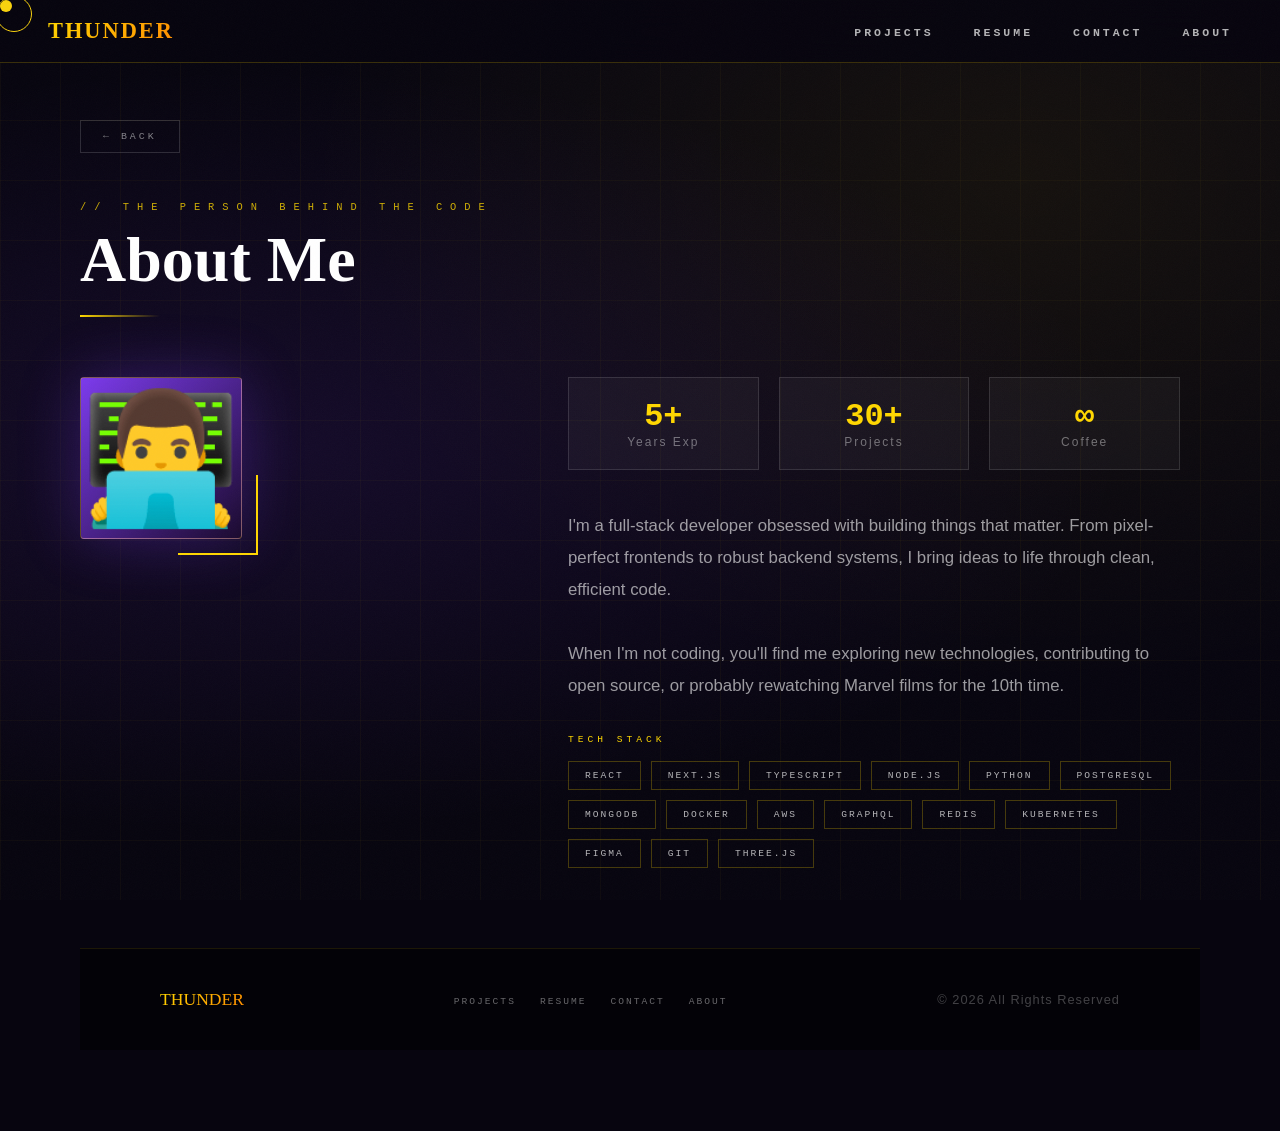
<file: about.html>
<!doctype html>
<html lang="en">
  <head>
    <meta charset="UTF-8" />
    <meta name="viewport" content="width=device-width, initial-scale=1.0" />
    <meta
      http-equiv="Content-Security-Policy"
      content="default-src 'self'; script-src 'self'; style-src 'self' https://fonts.googleapis.com; font-src 'self' https://fonts.gstatic.com; img-src 'self' data: https:; media-src 'self'; connect-src 'self'; form-action 'self' https://formsubmit.co; object-src 'none'; base-uri 'self'; frame-ancestors 'none'; upgrade-insecure-requests"
    />
    <meta
      name="description"
      content="Learn more about Amardeep Maurya, a full-stack developer focused on clean architecture, performance, and modern web experiences."
    />
    <title>About | Amardeep Maurya</title>
    <link
      href="https://fonts.googleapis.com/css2?family=Cinzel+Decorative:wght@400;700;900&family=Rajdhani:wght@300;400;500;600;700&family=Orbitron:wght@400;700;900&display=swap"
      rel="stylesheet"
    />
    <link rel="stylesheet" href="style.css" />
  </head>

  <body>
    <div class="cursor" id="cursor"></div>
    <div class="cursor-ring" id="cursorRing"></div>

    <nav id="navbar" class="scrolled">
      <a href="index.html" class="nav-logo no-underline">THUNDER</a>
      <ul class="nav-links visible" id="navLinks">
        <li><a href="projects.html">Projects</a></li>
        <li><a href="resume.html">Resume</a></li>
        <li><a href="contact.html">Contact</a></li>
        <li><a href="about.html" class="nav-link-active">About</a></li>
      </ul>
    </nav>

    <section id="section-about" class="page-section active page-section-offset">
      <div class="section-bg"></div>
      <a href="index.html" class="back-btn no-underline">← Back</a>
      <div class="section-header">
        <div class="section-eyebrow">// the person behind the code</div>
        <h1 class="section-title">About Me</h1>
        <div class="section-line"></div>
      </div>
      <div class="about-layout">
        <div>
          <div class="about-avatar-wrap">
            <div class="about-avatar">👨‍💻</div>
            <div class="about-avatar-deco"></div>
          </div>
        </div>
        <div>
          <div class="about-stats">
            <div class="stat-box">
              <div class="stat-number">5+</div>
              <div class="stat-label">Years Exp</div>
            </div>
            <div class="stat-box">
              <div class="stat-number">30+</div>
              <div class="stat-label">Projects</div>
            </div>
            <div class="stat-box">
              <div class="stat-number">∞</div>
              <div class="stat-label">Coffee</div>
            </div>
          </div>
          <p class="about-bio">
            I'm a full-stack developer obsessed with building things that
            matter. From pixel-perfect frontends to robust backend systems, I
            bring ideas to life through clean, efficient code.<br /><br />
            When I'm not coding, you'll find me exploring new technologies,
            contributing to open source, or probably rewatching Marvel films for
            the 10th time.
          </p>
          <div class="tech-stack-label">Tech Stack</div>
          <div class="skills-grid">
            <span class="skill-pill">React</span>
            <span class="skill-pill">Next.js</span>
            <span class="skill-pill">TypeScript</span>
            <span class="skill-pill">Node.js</span>
            <span class="skill-pill">Python</span>
            <span class="skill-pill">PostgreSQL</span>
            <span class="skill-pill">MongoDB</span>
            <span class="skill-pill">Docker</span>
            <span class="skill-pill">AWS</span>
            <span class="skill-pill">GraphQL</span>
            <span class="skill-pill">Redis</span>
            <span class="skill-pill">Kubernetes</span>
            <span class="skill-pill">Figma</span>
            <span class="skill-pill">Git</span>
            <span class="skill-pill">Three.js</span>
          </div>
        </div>
      </div>
      <footer class="footer-spaced">
        <span class="footer-logo">THUNDER</span>
        <ul class="footer-links">
          <li><a href="projects.html">Projects</a></li>
          <li><a href="resume.html">Resume</a></li>
          <li><a href="contact.html">Contact</a></li>
          <li><a href="about.html">About</a></li>
        </ul>
        <span class="footer-copy">© 2026 All Rights Reserved</span>
      </footer>
    </section>

    <script src="script.js" defer></script>
  </body>
</html>
</file>
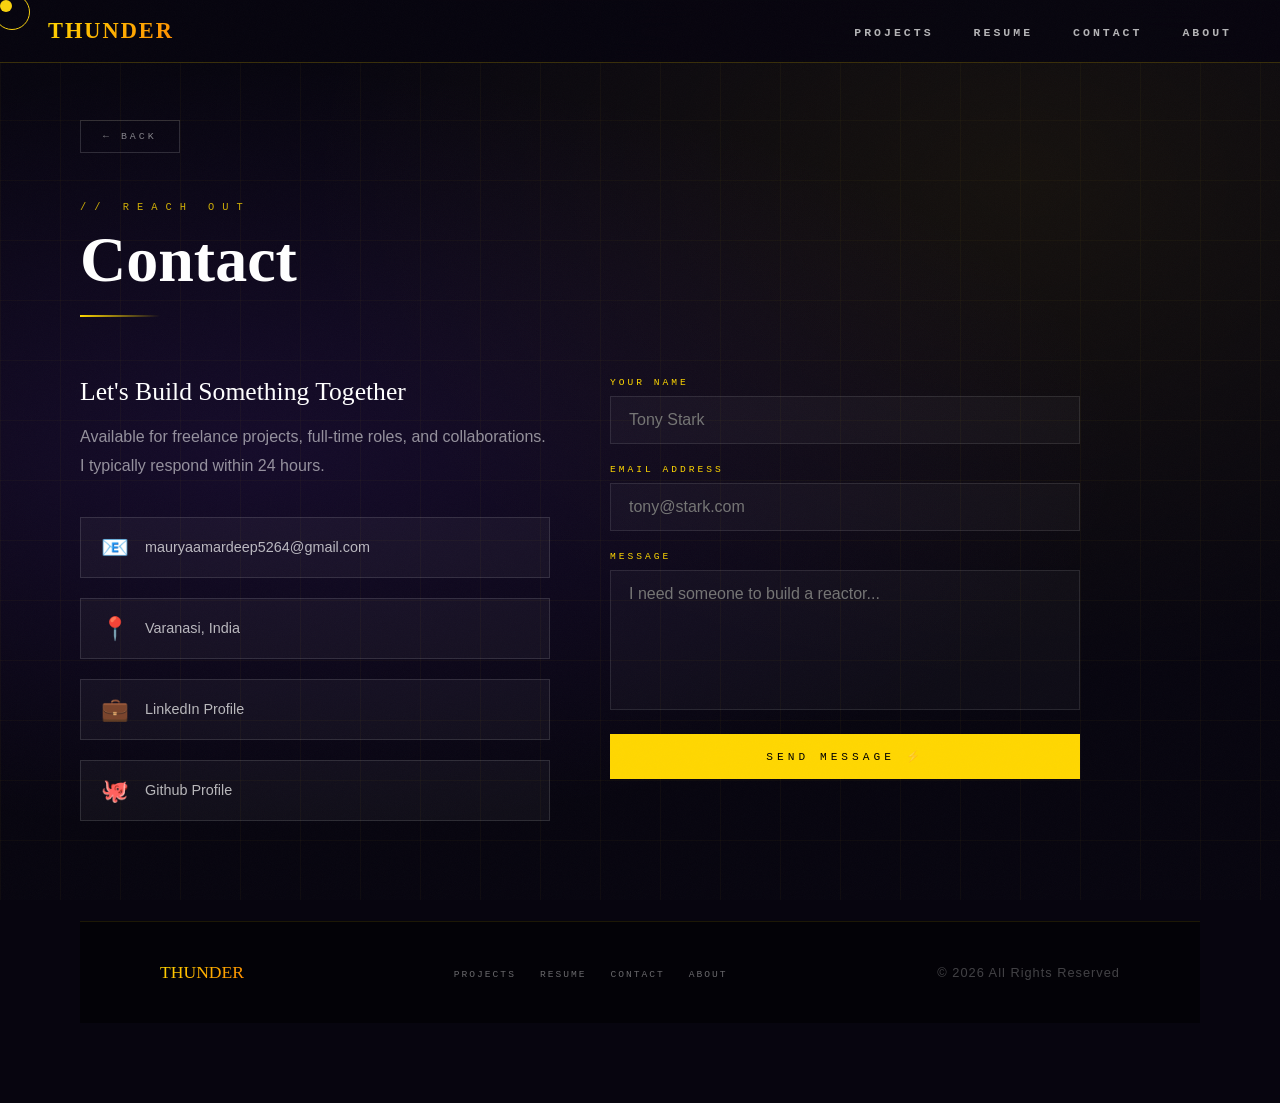
<file: contact.html>
<!doctype html>
<html lang="en">
  <head>
    <meta charset="UTF-8" />
    <meta name="viewport" content="width=device-width, initial-scale=1.0" />
    <meta
      http-equiv="Content-Security-Policy"
      content="default-src 'self'; script-src 'self'; style-src 'self' https://fonts.googleapis.com; font-src 'self' https://fonts.gstatic.com; img-src 'self' data: https:; media-src 'self'; connect-src 'self'; form-action 'self' https://formsubmit.co; object-src 'none'; base-uri 'self'; frame-ancestors 'none'; upgrade-insecure-requests"
    />
    <meta
      name="description"
      content="Contact Amardeep Maurya for freelance work, collaborations, and full-time opportunities in full-stack and AI development."
    />
    <title>Contact | Amardeep Maurya</title>
    <link
      href="https://fonts.googleapis.com/css2?family=Cinzel+Decorative:wght@400;700;900&family=Rajdhani:wght@300;400;500;600;700&family=Orbitron:wght@400;700;900&display=swap"
      rel="stylesheet"
    />
    <link rel="stylesheet" href="style.css" />
  </head>

  <body>
    <div class="cursor" id="cursor"></div>
    <div class="cursor-ring" id="cursorRing"></div>

    <nav id="navbar" class="scrolled">
      <a href="index.html" class="nav-logo no-underline">THUNDER</a>
      <ul class="nav-links visible" id="navLinks">
        <li><a href="projects.html">Projects</a></li>
        <li><a href="resume.html">Resume</a></li>
        <li><a href="contact.html" class="nav-link-active">Contact</a></li>
        <li><a href="about.html">About</a></li>
      </ul>
    </nav>

    <section
      id="section-contact"
      class="page-section active page-section-offset"
    >
      <div class="section-bg"></div>
      <a href="index.html" class="back-btn no-underline">← Back</a>
      <div class="section-header">
        <div class="section-eyebrow">// reach out</div>
        <h1 class="section-title">Contact</h1>
        <div class="section-line"></div>
      </div>
      <div class="contact-layout">
        <div>
          <div class="contact-info-title">Let's Build Something Together</div>
          <p class="contact-info-text">
            Available for freelance projects, full-time roles, and
            collaborations. I typically respond within 24 hours.
          </p>
          <div class="contact-item">
            <div class="contact-item-icon">📧</div>
            <div class="contact-item-text">mauryaamardeep5264@gmail.com</div>
          </div>
          <div class="contact-item">
            <div class="contact-item-icon">📍</div>
            <div class="contact-item-text">Varanasi, India</div>
          </div>
          <div class="contact-item">
            <div class="contact-item-icon">💼</div>
            <div class="contact-item-text">
              <a
                class="contact-link-muted"
                href="https://www.linkedin.com/in/amardeep-maurya/"
                target="_blank"
                rel="noopener noreferrer"
                >LinkedIn Profile</a
              >
            </div>
          </div>
          <div class="contact-item">
            <div class="contact-item-icon">🐙</div>
            <div class="contact-item-text">
              <a
                class="contact-link-muted"
                href="https://github.com/AAmardeep15"
                target="_blank"
                rel="noopener noreferrer"
                >Github Profile</a
              >
            </div>
          </div>
        </div>
        <div>
          <!-- Functional Formspree / FormSubmit integration -->
          <form
            action="https://formsubmit.co/mauryaamardeep5264@gmail.com"
            method="POST"
            autocomplete="on"
          >
            <input
              type="hidden"
              name="_subject"
              value="New portfolio contact message"
            />
            <input type="hidden" name="_template" value="table" />
            <input
              type="text"
              name="_honey"
              class="sr-only"
              tabindex="-1"
              autocomplete="off"
            />
            <div class="form-group">
              <label class="form-label" for="contact-name">Your Name</label>
              <input
                id="contact-name"
                class="form-input"
                type="text"
                name="name"
                placeholder="Tony Stark"
                required
              />
            </div>
            <div class="form-group">
              <label class="form-label" for="contact-email"
                >Email Address</label
              >
              <input
                id="contact-email"
                class="form-input"
                type="email"
                name="email"
                placeholder="tony@stark.com"
                required
              />
            </div>
            <div class="form-group">
              <label class="form-label" for="contact-message">Message</label>
              <textarea
                id="contact-message"
                class="form-textarea"
                name="message"
                placeholder="I need someone to build a reactor..."
                required
              ></textarea>
            </div>
            <!-- Using standard form submit instead of JS alert to work properly with Formsubmit APIs -->
            <button type="submit" class="submit-btn">Send Message ⚡</button>
          </form>
        </div>
      </div>
      <footer class="footer-spaced">
        <span class="footer-logo">THUNDER</span>
        <ul class="footer-links">
          <li><a href="projects.html">Projects</a></li>
          <li><a href="resume.html">Resume</a></li>
          <li><a href="contact.html">Contact</a></li>
          <li><a href="about.html">About</a></li>
        </ul>
        <span class="footer-copy">© 2026 All Rights Reserved</span>
      </footer>
    </section>

    <script src="script.js" defer></script>
  </body>
</html>
</file>
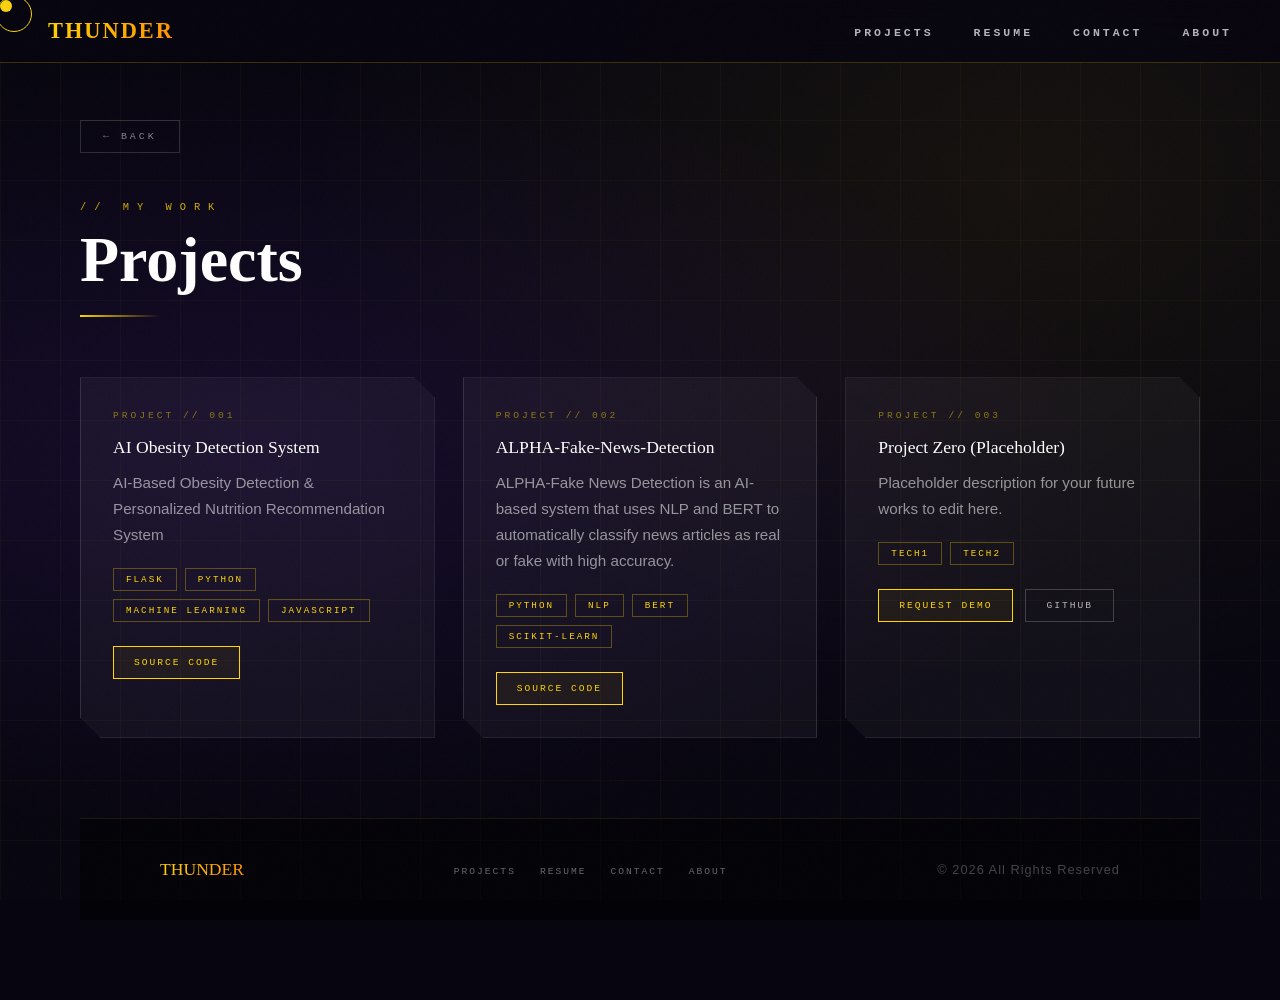
<file: projects.html>
<!doctype html>
<html lang="en">
  <head>
    <meta charset="UTF-8" />
    <meta name="viewport" content="width=device-width, initial-scale=1.0" />
    <meta
      http-equiv="Content-Security-Policy"
      content="default-src 'self'; script-src 'self'; style-src 'self' https://fonts.googleapis.com; font-src 'self' https://fonts.gstatic.com; img-src 'self' data: https:; media-src 'self'; connect-src 'self'; form-action 'self' https://formsubmit.co; object-src 'none'; base-uri 'self'; frame-ancestors 'none'; upgrade-insecure-requests"
    />
    <meta
      name="description"
      content="Explore featured projects by Amardeep Maurya, including AI, machine learning, and full-stack web development work."
    />
    <title>Projects | Amardeep Maurya</title>
    <link
      href="https://fonts.googleapis.com/css2?family=Cinzel+Decorative:wght@400;700;900&family=Rajdhani:wght@300;400;500;600;700&family=Orbitron:wght@400;700;900&display=swap"
      rel="stylesheet"
    />
    <link rel="stylesheet" href="style.css" />
  </head>

  <body>
    <div class="cursor" id="cursor"></div>
    <div class="cursor-ring" id="cursorRing"></div>

    <nav id="navbar" class="scrolled">
      <a href="index.html" class="nav-logo no-underline">THUNDER</a>
      <ul class="nav-links visible" id="navLinks">
        <li><a href="projects.html" class="nav-link-active">Projects</a></li>
        <li><a href="resume.html">Resume</a></li>
        <li><a href="contact.html">Contact</a></li>
        <li><a href="about.html">About</a></li>
      </ul>
    </nav>

    <section
      id="section-projects"
      class="page-section active page-section-offset"
    >
      <div class="section-bg"></div>
      <a href="index.html" class="back-btn no-underline">← Back</a>
      <div class="section-header">
        <div class="section-eyebrow">// my work</div>
        <h1 class="section-title">Projects</h1>
        <div class="section-line"></div>
      </div>
      <div class="projects-grid">
        <div class="project-card">
          <div class="project-number">PROJECT // 001</div>
          <div class="project-name">AI Obesity Detection System</div>
          <p class="project-desc">
            AI-Based Obesity Detection & Personalized Nutrition Recommendation
            System
          </p>
          <div class="tech-tags">
            <span class="tech-tag">Flask</span>
            <span class="tech-tag">Python</span>
            <span class="tech-tag">Machine Learning</span>
            <span class="tech-tag">Javascript</span>
          </div>
          <div class="project-links">
            <a
              class="btn-link primary"
              href="https://github.com/AAmardeep15/obesity-ai-detection"
              target="_blank"
              rel="noopener noreferrer"
              >Source Code</a
            >
          </div>
        </div>
        <div class="project-card">
          <div class="project-number">PROJECT // 002</div>
          <div class="project-name">ALPHA-Fake-News-Detection</div>
          <p class="project-desc">
            ALPHA-Fake News Detection is an AI-based system that uses NLP and
            BERT to automatically classify news articles as real or fake with
            high accuracy.
          </p>
          <div class="tech-tags">
            <span class="tech-tag">Python</span>
            <span class="tech-tag">NLP</span>
            <span class="tech-tag">BERT</span>
            <span class="tech-tag">Scikit-learn</span>
          </div>
          <div class="project-links">
            <a
              class="btn-link primary"
              href="https://github.com/AAmardeep15/ALPHA-Fake-News-Detection"
              target="_blank"
              rel="noopener noreferrer"
              >Source Code</a
            >
          </div>
        </div>
        <div class="project-card">
          <div class="project-number">PROJECT // 003</div>
          <div class="project-name">Project Zero (Placeholder)</div>
          <p class="project-desc">
            Placeholder description for your future works to edit here.
          </p>
          <div class="tech-tags">
            <span class="tech-tag">Tech1</span>
            <span class="tech-tag">Tech2</span>
          </div>
          <div class="project-links">
            <a class="btn-link primary" href="contact.html">Request Demo</a>
            <a
              class="btn-link"
              href="https://github.com/AAmardeep15"
              target="_blank"
              rel="noopener noreferrer"
              >GitHub</a
            >
          </div>
        </div>
      </div>
      <footer class="footer-spaced">
        <span class="footer-logo">THUNDER</span>
        <ul class="footer-links">
          <li><a href="projects.html">Projects</a></li>
          <li><a href="resume.html">Resume</a></li>
          <li><a href="contact.html">Contact</a></li>
          <li><a href="about.html">About</a></li>
        </ul>
        <span class="footer-copy">© 2026 All Rights Reserved</span>
      </footer>
    </section>

    <script src="script.js" defer></script>
  </body>
</html>
</file>
<file: style.css>
﻿:root {
  --gold: #ffd700;
  --blue: #4fc3f7;
  --purple: #7c3aed;
  --deep-purple: #1a0a2e;
  --red: #ff4444;
  --bg: #07050f;
  --glass: rgba(255, 255, 255, 0.04);
  --glass-border: rgba(255, 255, 255, 0.12);
}

* {
  margin: 0;
  padding: 0;
  box-sizing: border-box;
}

html {
  scroll-behavior: smooth;
}

body {
  background: var(--bg);
  color: #fff;
  font-family: "Rajdhani", sans-serif;
  overflow-x: hidden;
  cursor: default;
}

a {
  color: inherit;
}

.no-underline {
  text-decoration: none;
}

.nav-link-active {
  color: var(--gold);
}

.page-section-offset {
  display: block;
  padding-top: 140px;
}

.footer-spaced {
  margin-top: 80px;
}

.contact-link-muted {
  color: rgba(255, 255, 255, 0.7);
  text-decoration: none;
}

.tech-stack-label,
.resume-skills-label {
  font-family: "Orbitron", monospace;
  font-size: 0.6rem;
  color: var(--gold);
  text-transform: uppercase;
  margin-bottom: 16px;
}

.tech-stack-label {
  letter-spacing: 4px;
}

.resume-skills-label {
  letter-spacing: 3px;
}

.mb-14 {
  margin-bottom: 14px;
}

.skill-w-95 {
  width: 95%;
}

.skill-w-88 {
  width: 88%;
}

.skill-w-80 {
  width: 80%;
}

.skill-w-75 {
  width: 75%;
}

.skill-w-68 {
  width: 68%;
}

.sr-only {
  position: absolute;
  left: -9999px;
  width: 1px;
  height: 1px;
  overflow: hidden;
}

:focus-visible {
  outline: 2px solid var(--gold);
  outline-offset: 3px;
}

/* ── CUSTOM CURSOR ── */
.cursor {
  width: 12px;
  height: 12px;
  background: var(--gold);
  border-radius: 50%;
  position: fixed;
  pointer-events: none;
  z-index: 99999;
  transition: transform 0.1s;
  mix-blend-mode: difference;
}
.cursor-ring {
  width: 36px;
  height: 36px;
  border: 1px solid var(--gold);
  border-radius: 50%;
  position: fixed;
  pointer-events: none;
  z-index: 99998;
  transition: all 0.15s ease;
  mix-blend-mode: difference;
}

/* â”€â”€ NAVBAR â”€â”€ */
nav {
  position: fixed;
  top: 0;
  left: 0;
  right: 0;
  z-index: 1000;
  display: flex;
  align-items: center;
  justify-content: space-between;
  padding: 18px 48px;
  background: rgba(7, 5, 15, 0.5);
  backdrop-filter: blur(16px);
  border-bottom: 1px solid rgba(255, 215, 0, 0.08);
  transition: all 0.4s;
}
nav.scrolled {
  background: rgba(7, 5, 15, 0.92);
  border-bottom-color: rgba(255, 215, 0, 0.2);
}
.nav-logo {
  font-family: "Cinzel Decorative", serif;
  font-size: 1.4rem;
  font-weight: 900;
  background: linear-gradient(135deg, var(--gold), #ff8c00);
  -webkit-background-clip: text;
  -webkit-text-fill-color: transparent;
  letter-spacing: 2px;
  text-decoration: none;
}
.nav-links {
  display: flex;
  gap: 40px;
  list-style: none;
  opacity: 0;
  transition: opacity 0.8s ease;
}
.nav-links.visible {
  opacity: 1;
}
.nav-links a {
  font-family: "Orbitron", monospace;
  font-size: 0.72rem;
  font-weight: 700;
  color: rgba(255, 255, 255, 0.7);
  text-decoration: none;
  letter-spacing: 3px;
  text-transform: uppercase;
  position: relative;
  transition: color 0.3s;
}
.nav-links a::after {
  content: "";
  position: absolute;
  bottom: -4px;
  left: 0;
  width: 0;
  height: 1px;
  background: var(--gold);
  transition: width 0.3s;
}
.nav-links a:hover {
  color: var(--gold);
}
.nav-links a:hover::after {
  width: 100%;
}

/* â”€â”€ HERO SECTION â”€â”€ */
#hero {
  position: relative;
  width: 100vw;
  height: 100vh;
  overflow: hidden;
  display: flex;
  align-items: center;
  justify-content: center;
}

/* Video layers */
.video-layer {
  position: absolute;
  inset: 0;
  width: 100%;
  height: 100%;
  object-fit: cover;
  object-position: center;
}
#vid1 {
  z-index: 1;
  opacity: 1;
  transition: opacity 0.3s;
}
#vid2 {
  z-index: 2;
  opacity: 0;
  transition: opacity 0.3s;
}

/* Dark overlay on video */
.hero-overlay {
  position: absolute;
  inset: 0;
  z-index: 3;
  background: linear-gradient(
    to bottom,
    rgba(7, 5, 15, 0.3) 0%,
    rgba(7, 5, 15, 0.1) 40%,
    rgba(7, 5, 15, 0.6) 100%
  );
}

/* Lightning particles in background */
#particles-canvas {
  position: absolute;
  inset: 0;
  z-index: 4;
  pointer-events: none;
  opacity: 0.4;
}

/* AWAKEN button */
.awaken-wrap {
  position: absolute;
  z-index: 10;
  display: flex;
  flex-direction: column;
  align-items: center;
  gap: 20px;
  transition:
    opacity 0.5s,
    transform 0.5s;
}
.awaken-wrap.hidden {
  opacity: 0;
  pointer-events: none;
  transform: scale(0.9);
}

.awaken-btn {
  font-family: "Cinzel Decorative", serif;
  font-size: 1.1rem;
  font-weight: 900;
  letter-spacing: 8px;
  text-transform: uppercase;
  color: var(--gold);
  background: transparent;
  border: 2px solid var(--gold);
  padding: 18px 52px;
  cursor: pointer;
  position: relative;
  overflow: hidden;
  transition: all 0.3s;
  clip-path: polygon(12px 0%, 100% 0%, calc(100% - 12px) 100%, 0% 100%);
}
.awaken-btn::before {
  content: "";
  position: absolute;
  inset: 0;
  background: var(--gold);
  transform: scaleX(0);
  transform-origin: left;
  transition: transform 0.3s ease;
  z-index: -1;
}
.awaken-btn:hover::before {
  transform: scaleX(1);
}
.awaken-btn:hover {
  color: #000;
}

/* Pulsing glow on button */
@keyframes btnGlow {
  0%,
  100% {
    box-shadow:
      0 0 10px var(--gold),
      0 0 30px rgba(255, 215, 0, 0.3);
  }
  50% {
    box-shadow:
      0 0 25px var(--gold),
      0 0 60px rgba(255, 215, 0, 0.5),
      0 0 100px rgba(255, 215, 0, 0.2);
  }
}
.awaken-btn {
  animation: btnGlow 2s ease-in-out infinite;
}

.awaken-label {
  font-family: "Orbitron", monospace;
  font-size: 0.65rem;
  letter-spacing: 6px;
  color: rgba(255, 255, 255, 0.4);
  text-transform: uppercase;
}

/* Screen flash overlay */
#flash {
  position: fixed;
  inset: 0;
  z-index: 9999;
  background: white;
  opacity: 0;
  pointer-events: none;
  transition: opacity 0.05s;
}

/* Shockwave rings */
.shockwave {
  position: absolute;
  z-index: 8;
  border-radius: 50%;
  border: 3px solid var(--gold);
  width: 10px;
  height: 10px;
  left: 50%;
  top: 70%;
  transform: translate(-50%, -50%) scale(0);
  opacity: 1;
  pointer-events: none;
}

/* â”€â”€ NAVIGATION BOXES â”€â”€ */
#nav-boxes {
  position: absolute;
  z-index: 9;
  display: grid;
  grid-template-columns: 1fr 1fr;
  gap: 20px;
  padding: 20px;
  max-width: 680px;
  width: 90%;
  opacity: 0;
  transform: scale(0.6);
  pointer-events: none;
  transition: all 0s;
}
#nav-boxes.revealed {
  opacity: 1;
  transform: scale(1);
  pointer-events: all;
  transition:
    opacity 0.6s ease,
    transform 0.6s cubic-bezier(0.34, 1.56, 0.64, 1);
}

.nav-box {
  background: rgba(7, 5, 15, 0.7);
  border: 1px solid rgba(255, 215, 0, 0.25);
  backdrop-filter: blur(20px);
  padding: 36px 24px;
  display: flex;
  flex-direction: column;
  align-items: center;
  gap: 16px;
  cursor: pointer;
  position: relative;
  overflow: hidden;
  clip-path: polygon(16px 0%, 100% 0%, calc(100% - 16px) 100%, 0% 100%);
  transition: all 0.3s ease;
  transform: translateY(0) scale(1);
  opacity: 0;
}
.nav-box.pop {
  opacity: 1;
  animation: boxPop 0.5s cubic-bezier(0.34, 1.56, 0.64, 1) forwards;
}
@keyframes boxPop {
  0% {
    transform: scale(0) rotate(-10deg);
    opacity: 0;
  }
  60% {
    transform: scale(1.08) rotate(2deg);
    opacity: 1;
  }
  100% {
    transform: scale(1) rotate(0deg);
    opacity: 1;
  }
}
.nav-box::before {
  content: "";
  position: absolute;
  inset: 0;
  background: linear-gradient(135deg, rgba(255, 215, 0, 0.08), transparent);
  opacity: 0;
  transition: opacity 0.3s;
}
.nav-box:hover::before {
  opacity: 1;
}
.nav-box:hover {
  border-color: var(--gold);
  box-shadow:
    0 0 30px rgba(255, 215, 0, 0.2),
    inset 0 0 30px rgba(255, 215, 0, 0.05);
  transform: translateY(-4px) scale(1.02);
}
.nav-box:active {
  transform: scale(0.97);
}

.box-icon {
  font-size: 2.4rem;
  filter: drop-shadow(0 0 8px var(--gold));
}
.box-title {
  font-family: "Cinzel Decorative", serif;
  font-size: 1rem;
  font-weight: 700;
  letter-spacing: 3px;
  color: var(--gold);
  text-transform: uppercase;
}
.box-desc {
  font-family: "Rajdhani", sans-serif;
  font-size: 0.8rem;
  color: rgba(255, 255, 255, 0.45);
  letter-spacing: 1px;
  text-align: center;
}

/* Corner accents on boxes */
.nav-box .corner {
  position: absolute;
  width: 12px;
  height: 12px;
  border-color: var(--gold);
  border-style: solid;
  opacity: 0.6;
}
.nav-box .corner.tl {
  top: 6px;
  left: 6px;
  border-width: 2px 0 0 2px;
}
.nav-box .corner.br {
  bottom: 6px;
  right: 6px;
  border-width: 0 2px 2px 0;
}

/* â”€â”€ PAGE SECTIONS â”€â”€ */
.page-section {
  display: none;
  min-height: 100vh;
  padding: 120px 80px 80px;
  position: relative;
}
.page-section.active {
  display: block;
}

.section-bg {
  position: fixed;
  inset: 0;
  z-index: -1;
  background:
    radial-gradient(
      ellipse at 20% 50%,
      rgba(124, 58, 237, 0.12) 0%,
      transparent 60%
    ),
    radial-gradient(
      ellipse at 80% 20%,
      rgba(255, 215, 0, 0.06) 0%,
      transparent 50%
    ),
    var(--bg);
}

/* Grid lines background */
.section-bg::before {
  content: "";
  position: absolute;
  inset: 0;
  background-image:
    linear-gradient(rgba(255, 215, 0, 0.03) 1px, transparent 1px),
    linear-gradient(90deg, rgba(255, 215, 0, 0.03) 1px, transparent 1px);
  background-size: 60px 60px;
}

.section-header {
  margin-bottom: 60px;
}
.section-eyebrow {
  font-family: "Orbitron", monospace;
  font-size: 0.65rem;
  letter-spacing: 8px;
  color: var(--gold);
  text-transform: uppercase;
  margin-bottom: 12px;
  opacity: 0.8;
}
.section-title {
  font-family: "Cinzel Decorative", serif;
  font-size: clamp(2rem, 5vw, 4rem);
  font-weight: 900;
  background: linear-gradient(135deg, #fff 40%, rgba(255, 255, 255, 0.4));
  -webkit-background-clip: text;
  -webkit-text-fill-color: transparent;
  line-height: 1.1;
}
.section-line {
  width: 80px;
  height: 2px;
  background: linear-gradient(90deg, var(--gold), transparent);
  margin-top: 20px;
}

/* â”€â”€ PROJECTS â”€â”€ */
.projects-grid {
  display: grid;
  grid-template-columns: repeat(auto-fill, minmax(320px, 1fr));
  gap: 28px;
}
.project-card {
  background: var(--glass);
  border: 1px solid var(--glass-border);
  padding: 32px;
  position: relative;
  overflow: hidden;
  transition: all 0.3s ease;
  clip-path: polygon(
    0 0,
    calc(100% - 20px) 0,
    100% 20px,
    100% 100%,
    20px 100%,
    0 calc(100% - 20px)
  );
}
.project-card::before {
  content: "";
  position: absolute;
  top: 0;
  left: 0;
  width: 100%;
  height: 3px;
  background: linear-gradient(90deg, var(--gold), var(--purple));
  transform: scaleX(0);
  transform-origin: left;
  transition: transform 0.4s;
}
.project-card:hover::before {
  transform: scaleX(1);
}
.project-card:hover {
  border-color: rgba(255, 215, 0, 0.3);
  transform: translateY(-6px);
  box-shadow:
    0 20px 40px rgba(0, 0, 0, 0.4),
    0 0 30px rgba(255, 215, 0, 0.08);
}
.project-number {
  font-family: "Orbitron", monospace;
  font-size: 0.6rem;
  color: var(--gold);
  opacity: 0.5;
  letter-spacing: 3px;
  margin-bottom: 16px;
}
.project-name {
  font-family: "Cinzel Decorative", serif;
  font-size: 1.1rem;
  color: #fff;
  margin-bottom: 12px;
}
.project-desc {
  font-size: 0.95rem;
  color: rgba(255, 255, 255, 0.55);
  line-height: 1.7;
  margin-bottom: 20px;
}
.tech-tags {
  display: flex;
  flex-wrap: wrap;
  gap: 8px;
  margin-bottom: 24px;
}
.tech-tag {
  font-family: "Orbitron", monospace;
  font-size: 0.58rem;
  letter-spacing: 2px;
  padding: 5px 12px;
  border: 1px solid rgba(255, 215, 0, 0.3);
  color: var(--gold);
  text-transform: uppercase;
}
.project-links {
  display: flex;
  gap: 12px;
}
.btn-link {
  font-family: "Orbitron", monospace;
  font-size: 0.6rem;
  letter-spacing: 2px;
  padding: 10px 20px;
  border: 1px solid rgba(255, 255, 255, 0.2);
  color: rgba(255, 255, 255, 0.7);
  text-decoration: none;
  text-transform: uppercase;
  transition: all 0.3s;
  cursor: pointer;
  background: none;
}
.btn-link:hover {
  border-color: var(--gold);
  color: var(--gold);
}
.btn-link.primary {
  border-color: var(--gold);
  color: var(--gold);
  background: rgba(255, 215, 0, 0.05);
}

/* â”€â”€ RESUME â”€â”€ */
.resume-layout {
  display: grid;
  grid-template-columns: 1fr 2fr;
  gap: 48px;
  max-width: 1100px;
}
.resume-sidebar {
}
.resume-avatar {
  width: 140px;
  height: 140px;
  border-radius: 50%;
  border: 2px solid var(--gold);
  background: linear-gradient(135deg, var(--purple), var(--deep-purple));
  display: flex;
  align-items: center;
  justify-content: center;
  font-size: 3rem;
  margin-bottom: 24px;
  box-shadow: 0 0 30px rgba(255, 215, 0, 0.2);
}
.resume-name {
  font-family: "Cinzel Decorative", serif;
  font-size: 1.4rem;
  margin-bottom: 6px;
}
.resume-role {
  font-size: 0.85rem;
  color: var(--gold);
  letter-spacing: 3px;
  text-transform: uppercase;
  font-family: "Orbitron", monospace;
  margin-bottom: 24px;
}
.skill-bar-wrap {
  margin-bottom: 32px;
}
.skill-bar-label {
  display: flex;
  justify-content: space-between;
  font-size: 0.82rem;
  margin-bottom: 6px;
  color: rgba(255, 255, 255, 0.7);
  letter-spacing: 1px;
}
.skill-bar {
  height: 3px;
  background: rgba(255, 255, 255, 0.08);
  position: relative;
  overflow: hidden;
}
.skill-bar-fill {
  position: absolute;
  left: 0;
  top: 0;
  bottom: 0;
  background: linear-gradient(90deg, var(--gold), var(--purple));
  transition: width 1.5s ease;
}
.resume-section {
  margin-bottom: 40px;
}
.resume-section-title {
  font-family: "Orbitron", monospace;
  font-size: 0.65rem;
  letter-spacing: 5px;
  color: var(--gold);
  text-transform: uppercase;
  margin-bottom: 20px;
  padding-bottom: 10px;
  border-bottom: 1px solid rgba(255, 215, 0, 0.15);
}
.timeline-item {
  margin-bottom: 28px;
  padding-left: 20px;
  border-left: 1px solid rgba(255, 215, 0, 0.2);
  position: relative;
}
.timeline-item::before {
  content: "";
  position: absolute;
  left: -4px;
  top: 6px;
  width: 7px;
  height: 7px;
  background: var(--gold);
  border-radius: 50%;
}
.timeline-date {
  font-size: 0.72rem;
  color: var(--gold);
  letter-spacing: 2px;
  font-family: "Orbitron", monospace;
  margin-bottom: 4px;
}
.timeline-title {
  font-family: "Cinzel Decorative", serif;
  font-size: 0.95rem;
  margin-bottom: 4px;
}
.timeline-sub {
  font-size: 0.82rem;
  color: rgba(255, 255, 255, 0.45);
  margin-bottom: 8px;
}
.timeline-desc {
  font-size: 0.88rem;
  color: rgba(255, 255, 255, 0.6);
  line-height: 1.6;
}
.download-btn {
  display: inline-flex;
  align-items: center;
  gap: 10px;
  font-family: "Orbitron", monospace;
  font-size: 0.65rem;
  letter-spacing: 3px;
  color: #000;
  background: var(--gold);
  border: none;
  padding: 14px 32px;
  cursor: pointer;
  text-transform: uppercase;
  transition: all 0.3s;
  clip-path: polygon(10px 0%, 100% 0%, calc(100% - 10px) 100%, 0% 100%);
  margin-bottom: 40px;
}
.download-btn:hover {
  background: #fff;
  transform: translateY(-2px);
}

/* â”€â”€ CONTACT â”€â”€ */
.contact-layout {
  display: grid;
  grid-template-columns: 1fr 1fr;
  gap: 60px;
  max-width: 1000px;
}
.contact-info-title {
  font-family: "Cinzel Decorative", serif;
  font-size: 1.6rem;
  margin-bottom: 16px;
}
.contact-info-text {
  font-size: 1rem;
  color: rgba(255, 255, 255, 0.55);
  line-height: 1.8;
  margin-bottom: 36px;
}
.contact-item {
  display: flex;
  align-items: center;
  gap: 16px;
  margin-bottom: 20px;
  padding: 16px 20px;
  background: var(--glass);
  border: 1px solid var(--glass-border);
  transition: border-color 0.3s;
}
.contact-item:hover {
  border-color: rgba(255, 215, 0, 0.3);
}
.contact-item-icon {
  font-size: 1.4rem;
}
.contact-item-text {
  font-size: 0.9rem;
  color: rgba(255, 255, 255, 0.7);
}

.form-group {
  margin-bottom: 20px;
}
.form-label {
  display: block;
  font-family: "Orbitron", monospace;
  font-size: 0.6rem;
  letter-spacing: 3px;
  color: var(--gold);
  text-transform: uppercase;
  margin-bottom: 8px;
}
.form-input,
.form-textarea {
  width: 100%;
  background: rgba(255, 255, 255, 0.03);
  border: 1px solid rgba(255, 255, 255, 0.1);
  color: #fff;
  padding: 14px 18px;
  font-family: "Rajdhani", sans-serif;
  font-size: 1rem;
  outline: none;
  transition:
    border-color 0.3s,
    box-shadow 0.3s;
  resize: none;
}
.form-input:focus,
.form-textarea:focus {
  border-color: var(--gold);
  box-shadow: 0 0 15px rgba(255, 215, 0, 0.1);
}
.btn-link:focus-visible,
.nav-links a:focus-visible,
.back-btn:focus-visible,
.submit-btn:focus-visible,
.download-btn:focus-visible,
.awaken-btn:focus-visible,
.nav-box:focus-visible {
  outline: 2px solid var(--gold);
  outline-offset: 4px;
}
.form-textarea {
  height: 140px;
}
.submit-btn {
  width: 100%;
  font-family: "Orbitron", monospace;
  font-size: 0.7rem;
  letter-spacing: 4px;
  color: #000;
  background: var(--gold);
  border: none;
  padding: 16px;
  cursor: pointer;
  text-transform: uppercase;
  transition: all 0.3s;
}
.submit-btn:hover {
  background: #fff;
  letter-spacing: 6px;
}
.success-msg {
  display: none;
  text-align: center;
  padding: 20px;
  border: 1px solid var(--gold);
  color: var(--gold);
  font-family: "Orbitron", monospace;
  font-size: 0.75rem;
  letter-spacing: 3px;
  margin-top: 16px;
}

/* â”€â”€ ABOUT â”€â”€ */
.about-layout {
  display: grid;
  grid-template-columns: 1fr 1.5fr;
  gap: 80px;
  max-width: 1100px;
  align-items: start;
}
.about-avatar-wrap {
  position: relative;
  display: inline-block;
}
.about-avatar {
  width: 100%;
  max-width: 320px;
  aspect-ratio: 1;
  border-radius: 4px;
  background: linear-gradient(
    135deg,
    var(--purple) 0%,
    var(--deep-purple) 100%
  );
  border: 1px solid rgba(255, 215, 0, 0.3);
  display: flex;
  align-items: center;
  justify-content: center;
  font-size: 8rem;
  box-shadow: 0 0 60px rgba(124, 58, 237, 0.3);
}
.about-avatar-deco {
  position: absolute;
  bottom: -16px;
  right: -16px;
  width: 80px;
  height: 80px;
  border-right: 2px solid var(--gold);
  border-bottom: 2px solid var(--gold);
}
.about-bio {
  font-size: 1.05rem;
  color: rgba(255, 255, 255, 0.6);
  line-height: 1.9;
  margin-bottom: 32px;
}
.about-stats {
  display: grid;
  grid-template-columns: repeat(3, 1fr);
  gap: 20px;
  margin-bottom: 40px;
}
.stat-box {
  text-align: center;
  padding: 20px;
  background: var(--glass);
  border: 1px solid var(--glass-border);
}
.stat-number {
  font-family: "Orbitron", monospace;
  font-size: 2rem;
  font-weight: 900;
  color: var(--gold);
}
.stat-label {
  font-size: 0.75rem;
  color: rgba(255, 255, 255, 0.4);
  letter-spacing: 2px;
}
.skills-grid {
  display: flex;
  flex-wrap: wrap;
  gap: 10px;
}
.skill-pill {
  font-family: "Orbitron", monospace;
  font-size: 0.6rem;
  letter-spacing: 2px;
  padding: 8px 16px;
  border: 1px solid rgba(255, 215, 0, 0.25);
  color: rgba(255, 255, 255, 0.7);
  text-transform: uppercase;
  transition: all 0.3s;
}
.skill-pill:hover {
  border-color: var(--gold);
  color: var(--gold);
  background: rgba(255, 215, 0, 0.05);
}

/* â”€â”€ FOOTER â”€â”€ */
footer {
  background: rgba(0, 0, 0, 0.5);
  border-top: 1px solid rgba(255, 215, 0, 0.1);
  padding: 40px 80px;
  display: flex;
  align-items: center;
  justify-content: space-between;
  flex-wrap: wrap;
  gap: 20px;
}
.footer-logo {
  font-family: "Cinzel Decorative", serif;
  font-size: 1.1rem;
  background: linear-gradient(135deg, var(--gold), #ff8c00);
  -webkit-background-clip: text;
  -webkit-text-fill-color: transparent;
}
.footer-links {
  display: flex;
  gap: 24px;
  list-style: none;
}
.footer-links a {
  font-family: "Orbitron", monospace;
  font-size: 0.6rem;
  letter-spacing: 2px;
  color: rgba(255, 255, 255, 0.4);
  text-decoration: none;
  text-transform: uppercase;
  transition: color 0.3s;
  cursor: pointer;
}
.footer-links a:hover {
  color: var(--gold);
}
.footer-copy {
  font-size: 0.8rem;
  color: rgba(255, 255, 255, 0.25);
  letter-spacing: 1px;
}

/* â”€â”€ BACK BUTTON â”€â”€ */
.back-btn {
  display: inline-flex;
  align-items: center;
  gap: 10px;
  font-family: "Orbitron", monospace;
  font-size: 0.62rem;
  letter-spacing: 3px;
  color: rgba(255, 255, 255, 0.5);
  background: none;
  border: 1px solid rgba(255, 255, 255, 0.15);
  padding: 10px 22px;
  cursor: pointer;
  text-transform: uppercase;
  transition: all 0.3s;
  margin-bottom: 48px;
}
.back-btn:hover {
  color: var(--gold);
  border-color: var(--gold);
}

/* â”€â”€ SCROLL BAR â”€â”€ */
::-webkit-scrollbar {
  width: 4px;
}
::-webkit-scrollbar-track {
  background: var(--bg);
}
::-webkit-scrollbar-thumb {
  background: var(--gold);
}

/* â”€â”€ RESPONSIVE â”€â”€ */
@media (max-width: 768px) {
  nav {
    padding: 16px 20px;
  }
  .nav-links {
    gap: 20px;
  }
  .nav-links a {
    font-size: 0.6rem;
    letter-spacing: 2px;
  }
  #nav-boxes {
    max-width: 360px;
    gap: 12px;
  }
  .nav-box {
    padding: 24px 16px;
  }
  .box-title {
    font-size: 0.8rem;
  }
  .page-section {
    padding: 100px 24px 60px;
  }
  .resume-layout,
  .contact-layout,
  .about-layout {
    grid-template-columns: 1fr;
  }
  footer {
    flex-direction: column;
    text-align: center;
    padding: 30px 24px;
  }
}

@media (prefers-reduced-motion: reduce) {
  *,
  *::before,
  *::after {
    animation: none !important;
    transition: none !important;
    scroll-behavior: auto !important;
  }
  #particles-canvas,
  .cursor,
  .cursor-ring {
    display: none !important;
  }
}

/* Grain overlay */
body::after {
  content: "";
  position: fixed;
  inset: 0;
  z-index: 9990;
  pointer-events: none;
  opacity: 0.025;
  background-image: url("data:image/svg+xml,%3Csvg viewBox='0 0 256 256' xmlns='http://www.w3.org/2000/svg'%3E%3Cfilter id='noise'%3E%3CfeTurbulence type='fractalNoise' baseFrequency='0.9' numOctaves='4' stitchTiles='stitch'/%3E%3C/filter%3E%3Crect width='100%25' height='100%25' filter='url(%23noise)' opacity='1'/%3E%3C/svg%3E");
  background-size: 200px 200px;
}
</file>
